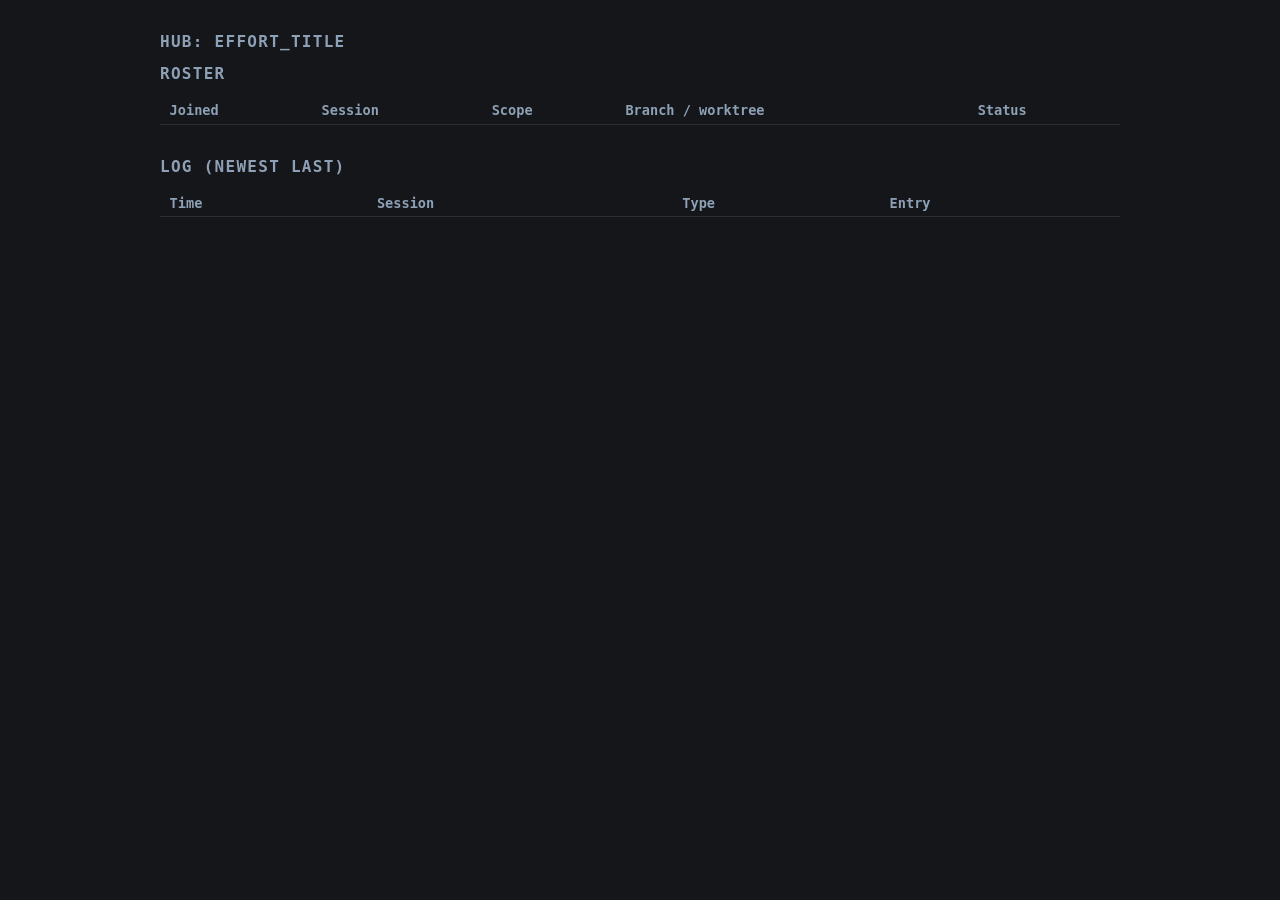
<file: .agents/skills/session-hub/template.html>
<!doctype html>
<html lang="en">
<head>
<meta charset="utf-8">
<meta http-equiv="refresh" content="15">
<title>Hub: EFFORT_TITLE</title>
<style>
  body { font-family: ui-monospace, Consolas, monospace; margin: 2rem auto; max-width: 60rem; background: #14161a; color: #d8dce2; }
  h1, h2 { font-size: 1rem; text-transform: uppercase; letter-spacing: .08em; color: #8ea0b5; }
  table { border-collapse: collapse; width: 100%; margin-bottom: 2rem; }
  td, th { border-bottom: 1px solid #2a2f37; padding: .35rem .6rem; text-align: left; vertical-align: top; font-size: .85rem; }
  th { color: #8ea0b5; }
  td:first-child { white-space: nowrap; color: #7f8b99; }
</style>
</head>
<body>
<h1>Hub: EFFORT_TITLE</h1>

<h2>Roster</h2>
<table>
<tr><th>Joined</th><th>Session</th><th>Scope</th><th>Branch / worktree</th><th>Status</th></tr>
<!-- HUB:ROSTER:END -->
</table>

<h2>Log (newest last)</h2>
<table>
<tr><th>Time</th><th>Session</th><th>Type</th><th>Entry</th></tr>
<!-- HUB:LOG:END -->
</table>
</body>
</html>
</file>
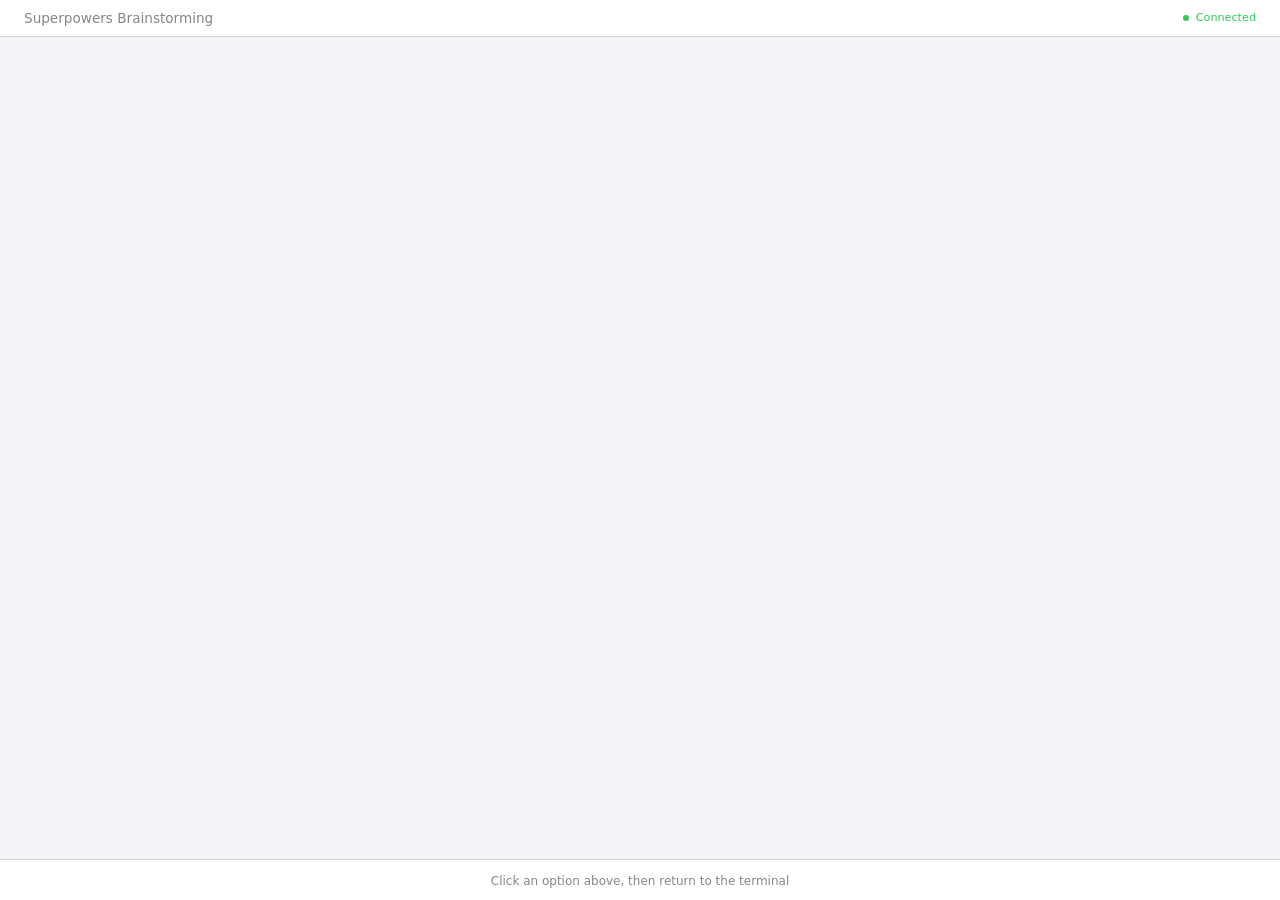
<file: .agents/skills/brainstorming/scripts/frame-template.html>
<!DOCTYPE html>
<html>
<head>
  <meta charset="utf-8">
  <title>Superpowers Brainstorming</title>
  <style>
    /*
     * BRAINSTORM COMPANION FRAME TEMPLATE
     *
     * This template provides a consistent frame with:
     * - OS-aware light/dark theming
     * - Fixed header and selection indicator bar
     * - Scrollable main content area
     * - CSS helpers for common UI patterns
     *
     * Content is injected via placeholder comment in #claude-content.
     */

    * { box-sizing: border-box; margin: 0; padding: 0; }
    html, body { height: 100%; overflow: hidden; }

    /* ===== THEME VARIABLES ===== */
    :root {
      --bg-primary: #f5f5f7;
      --bg-secondary: #ffffff;
      --bg-tertiary: #e5e5e7;
      --border: #d1d1d6;
      --text-primary: #1d1d1f;
      --text-secondary: #86868b;
      --text-tertiary: #aeaeb2;
      --accent: #0071e3;
      --accent-hover: #0077ed;
      --success: #34c759;
      --warning: #ff9f0a;
      --error: #ff3b30;
      --selected-bg: #e8f4fd;
      --selected-border: #0071e3;
    }

    @media (prefers-color-scheme: dark) {
      :root {
        --bg-primary: #1d1d1f;
        --bg-secondary: #2d2d2f;
        --bg-tertiary: #3d3d3f;
        --border: #424245;
        --text-primary: #f5f5f7;
        --text-secondary: #86868b;
        --text-tertiary: #636366;
        --accent: #0a84ff;
        --accent-hover: #409cff;
        --selected-bg: rgba(10, 132, 255, 0.15);
        --selected-border: #0a84ff;
      }
    }

    body {
      font-family: system-ui, -apple-system, BlinkMacSystemFont, sans-serif;
      background: var(--bg-primary);
      color: var(--text-primary);
      display: flex;
      flex-direction: column;
      line-height: 1.5;
    }

    /* ===== FRAME STRUCTURE ===== */
    .header {
      background: var(--bg-secondary);
      padding: 0.5rem 1.5rem;
      display: flex;
      justify-content: space-between;
      align-items: center;
      border-bottom: 1px solid var(--border);
      flex-shrink: 0;
    }
    .header h1 { font-size: 0.85rem; font-weight: 500; color: var(--text-secondary); }
    .header .status { font-size: 0.7rem; color: var(--success); display: flex; align-items: center; gap: 0.4rem; }
    .header .status::before { content: ''; width: 6px; height: 6px; background: var(--success); border-radius: 50%; }

    .main { flex: 1; overflow-y: auto; }
    #claude-content { padding: 2rem; min-height: 100%; }

    .indicator-bar {
      background: var(--bg-secondary);
      border-top: 1px solid var(--border);
      padding: 0.5rem 1.5rem;
      flex-shrink: 0;
      text-align: center;
    }
    .indicator-bar span {
      font-size: 0.75rem;
      color: var(--text-secondary);
    }
    .indicator-bar .selected-text {
      color: var(--accent);
      font-weight: 500;
    }

    /* ===== TYPOGRAPHY ===== */
    h2 { font-size: 1.5rem; font-weight: 600; margin-bottom: 0.5rem; }
    h3 { font-size: 1.1rem; font-weight: 600; margin-bottom: 0.25rem; }
    .subtitle { color: var(--text-secondary); margin-bottom: 1.5rem; }
    .section { margin-bottom: 2rem; }
    .label { font-size: 0.7rem; color: var(--text-secondary); text-transform: uppercase; letter-spacing: 0.05em; margin-bottom: 0.5rem; }

    /* ===== OPTIONS (for A/B/C choices) ===== */
    .options { display: flex; flex-direction: column; gap: 0.75rem; }
    .option {
      background: var(--bg-secondary);
      border: 2px solid var(--border);
      border-radius: 12px;
      padding: 1rem 1.25rem;
      cursor: pointer;
      transition: all 0.15s ease;
      display: flex;
      align-items: flex-start;
      gap: 1rem;
    }
    .option:hover { border-color: var(--accent); }
    .option.selected { background: var(--selected-bg); border-color: var(--selected-border); }
    .option .letter {
      background: var(--bg-tertiary);
      color: var(--text-secondary);
      width: 1.75rem; height: 1.75rem;
      border-radius: 6px;
      display: flex; align-items: center; justify-content: center;
      font-weight: 600; font-size: 0.85rem; flex-shrink: 0;
    }
    .option.selected .letter { background: var(--accent); color: white; }
    .option .content { flex: 1; }
    .option .content h3 { font-size: 0.95rem; margin-bottom: 0.15rem; }
    .option .content p { color: var(--text-secondary); font-size: 0.85rem; margin: 0; }

    /* ===== CARDS (for showing designs/mockups) ===== */
    .cards { display: grid; grid-template-columns: repeat(auto-fit, minmax(280px, 1fr)); gap: 1rem; }
    .card {
      background: var(--bg-secondary);
      border: 1px solid var(--border);
      border-radius: 12px;
      overflow: hidden;
      cursor: pointer;
      transition: all 0.15s ease;
    }
    .card:hover { border-color: var(--accent); transform: translateY(-2px); box-shadow: 0 4px 12px rgba(0,0,0,0.1); }
    .card.selected { border-color: var(--selected-border); border-width: 2px; }
    .card-image { background: var(--bg-tertiary); aspect-ratio: 16/10; display: flex; align-items: center; justify-content: center; }
    .card-body { padding: 1rem; }
    .card-body h3 { margin-bottom: 0.25rem; }
    .card-body p { color: var(--text-secondary); font-size: 0.85rem; }

    /* ===== MOCKUP CONTAINER ===== */
    .mockup {
      background: var(--bg-secondary);
      border: 1px solid var(--border);
      border-radius: 12px;
      overflow: hidden;
      margin-bottom: 1.5rem;
    }
    .mockup-header {
      background: var(--bg-tertiary);
      padding: 0.5rem 1rem;
      font-size: 0.75rem;
      color: var(--text-secondary);
      border-bottom: 1px solid var(--border);
    }
    .mockup-body { padding: 1.5rem; }

    /* ===== SPLIT VIEW (side-by-side comparison) ===== */
    .split { display: grid; grid-template-columns: 1fr 1fr; gap: 1.5rem; }
    @media (max-width: 700px) { .split { grid-template-columns: 1fr; } }

    /* ===== PROS/CONS ===== */
    .pros-cons { display: grid; grid-template-columns: 1fr 1fr; gap: 1rem; margin: 1rem 0; }
    .pros, .cons { background: var(--bg-secondary); border-radius: 8px; padding: 1rem; }
    .pros h4 { color: var(--success); font-size: 0.85rem; margin-bottom: 0.5rem; }
    .cons h4 { color: var(--error); font-size: 0.85rem; margin-bottom: 0.5rem; }
    .pros ul, .cons ul { margin-left: 1.25rem; font-size: 0.85rem; color: var(--text-secondary); }
    .pros li, .cons li { margin-bottom: 0.25rem; }

    /* ===== PLACEHOLDER (for mockup areas) ===== */
    .placeholder {
      background: var(--bg-tertiary);
      border: 2px dashed var(--border);
      border-radius: 8px;
      padding: 2rem;
      text-align: center;
      color: var(--text-tertiary);
    }

    /* ===== INLINE MOCKUP ELEMENTS ===== */
    .mock-nav { background: var(--accent); color: white; padding: 0.75rem 1rem; display: flex; gap: 1.5rem; font-size: 0.9rem; }
    .mock-sidebar { background: var(--bg-tertiary); padding: 1rem; min-width: 180px; }
    .mock-content { padding: 1.5rem; flex: 1; }
    .mock-button { background: var(--accent); color: white; border: none; padding: 0.5rem 1rem; border-radius: 6px; font-size: 0.85rem; }
    .mock-input { background: var(--bg-primary); border: 1px solid var(--border); border-radius: 6px; padding: 0.5rem; width: 100%; }
  </style>
</head>
<body>
  <div class="header">
    <h1><a href="https://github.com/obra/superpowers" style="color: inherit; text-decoration: none;">Superpowers Brainstorming</a></h1>
    <div class="status">Connected</div>
  </div>

  <div class="main">
    <div id="claude-content">
      <!-- CONTENT -->
    </div>
  </div>

  <div class="indicator-bar">
    <span id="indicator-text">Click an option above, then return to the terminal</span>
  </div>

</body>
</html>
</file>
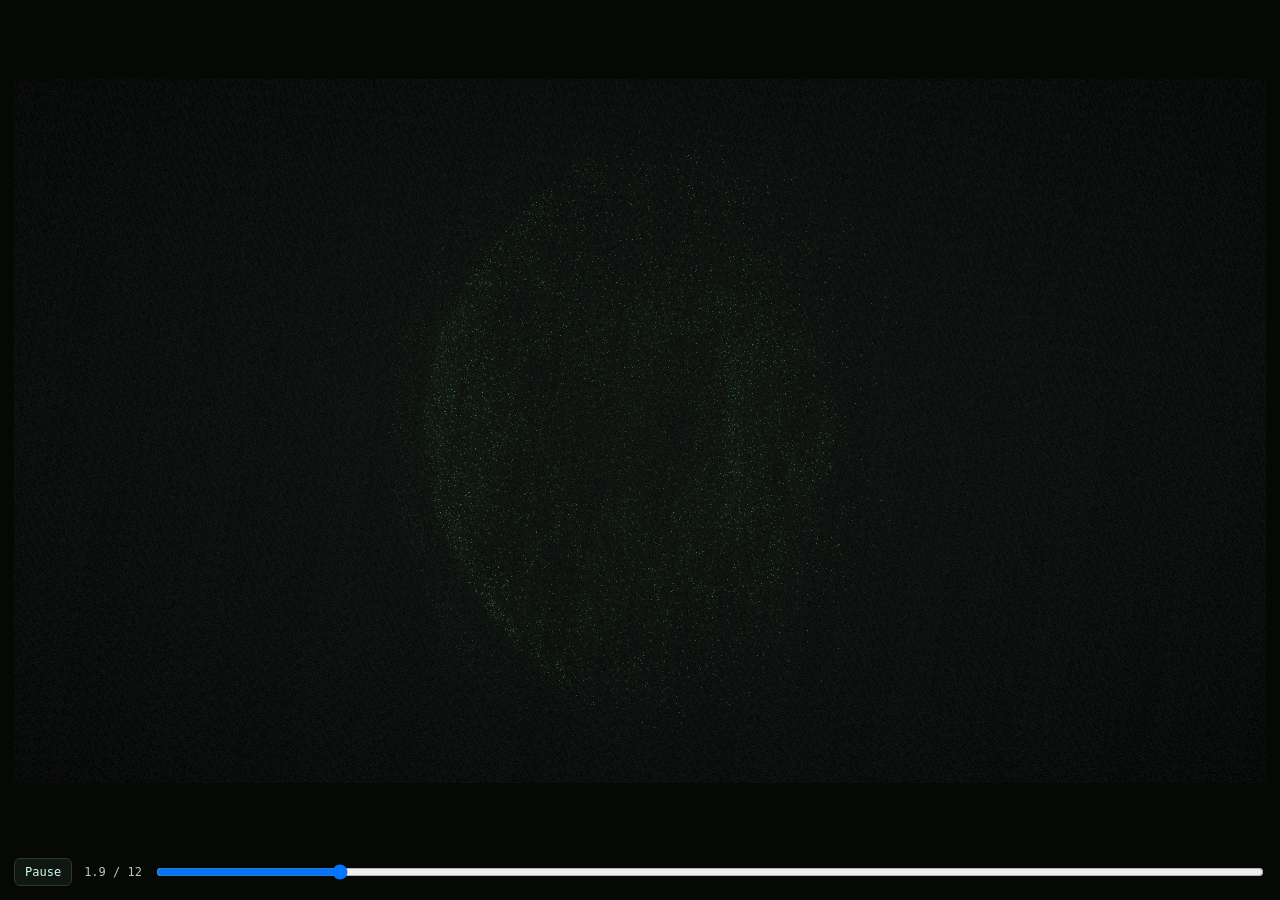
<file: .agents/skills/motion-design/assets/engine-skeleton.html>
<!doctype html><html lang="en"><head><meta charset="utf-8"><title>engine skeleton</title>
<!-- Deterministic particle film skeleton. See ../references/web-engine.md.
     Every frame is a pure function of t; the phosphor trail buffer is the only state and resets on seek.
     Replace SHAPES, TRACKS and CAPTIONS with the piece. Exposes window.__anim for scripts/stills.mjs.
     t is rounded to 1 us so event comparisons (at<=t, t>=a) do not land one step early after a seek.
     If a scene sets any per-frame field (vignette, exposure, fade), reset it to its default at the top of draw().
     The 1-exp(-x) composite shifts saturated hues; for exact brand colours see ../references/color-light.md. -->

<style>
html,body{margin:0;height:100%;background:#060806;color:#b9c4ba;font:12px ui-monospace,Consolas,monospace}
body{display:flex;flex-direction:column;padding:14px;box-sizing:border-box;gap:10px}
#wrap{flex:1;min-height:0;display:grid;place-items:center}
#stage{position:relative;background:#0f1210;overflow:hidden}
#gl{position:absolute;inset:0;width:100%;height:100%;display:block}
#ov{position:absolute;left:0;top:0;width:1920px;height:1080px;transform-origin:0 0;pointer-events:none}
.cap{position:absolute;opacity:0;white-space:nowrap}.cap.c{transform:translateX(-50%)}
.stmt{font:400 68px/1.04 system-ui,sans-serif;color:#f3f3ec;max-width:1640px;white-space:normal}.stmt em{color:#53db76}.stmt .w{display:inline-block;opacity:0}
.mono{font:17px/1.5 ui-monospace,monospace;letter-spacing:.12em;color:rgba(243,243,236,.62)}
#transport{display:flex;gap:12px;align-items:center}#range{flex:1}
button{background:#101712;color:#cfe;border:1px solid #2a3a2d;border-radius:6px;padding:6px 10px;font:inherit}
</style></head><body>
<div id="wrap"><div id="stage"><canvas id="gl"></canvas><div id="ov"></div></div></div>
<div id="transport"><button id="play">Pause</button><span id="time"></span><input id="range" type="range" min="0" max="10000"></div>
<script>
'use strict';
const S={MORPH_MS:1400,MORPH_STAGGER:.45,MORPH_BOUNCE:.8,MORPH_ARC:.18,FLIGHT_GLOW:.6,PARTICLES:16000,POINT_SIZE:2.4,EXPOSURE:1,TRAIL:.88,BLOOM:.8,DUST:.22,GRAIN:.05,VIGNETTE:.4,DRIFT:1,GREEN:'#53db76',AMBER:'#efc87e',PAPER:'#f3f3ec',INK:'#0f1210'};
// reduced motion is off by default (owner's choice); ?rm=1 previews it. If the owner asks for one, also read matchMedia('(prefers-reduced-motion: reduce)') here.
const RM=new URLSearchParams(location.search).has('rm');
if(RM)Object.assign(S,{MORPH_ARC:0,MORPH_BOUNCE:0,DRIFT:0});
const W=1920,H=1080,TAU=Math.PI*2,TOTAL=12;
const clamp=(x,a=0,b=1)=>x<a?a:x>b?b:x,lerp=(a,b,t)=>a+(b-a)*t,sm=x=>{x=clamp(x);return x*x*(3-2*x)},eo=x=>{x=clamp(x);return 1-(1-x)**3};
function backOut(x,c1){if(x<=0)return 0;if(x>=1)return 1;const c3=c1+1;return 1+c3*(x-1)**3+c1*(x-1)**2}
function mulberry(a){return()=>{a|=0;a=a+0x6D2B79F5|0;let t=Math.imul(a^a>>>15,1|a);t=t+Math.imul(t^t>>>7,61|t)^t;return((t^t>>>14)>>>0)/4294967296}}

// particles: seeded randoms, roles as fixed index ranges
const N=S.PARTICLES,rnd=mulberry(7),R1=new Float32Array(N),R2=new Float32Array(N),R3=new Float32Array(N),R4=new Float32Array(N);
for(let i=0;i<N;i++){R1[i]=rnd();R2[i]=rnd();R3[i]=rnd();R4[i]=rnd()}
const ROLES={MAIN:{start:0,n:Math.floor(N*.6)}};ROLES.DUST={start:ROLES.MAIN.n,n:N-ROLES.MAIN.n};

// shapes: fn(t,i,k,n,P) writes x,y,b (brightness),a (accent),w (white),s (size)
const Pd={x:0,y:0,b:0,a:0,w:0,s:1};
function dust(t,i,P){P.x=((R1[i]*2100+t*(5+R3[i]*14)*S.DRIFT)%2100)-90;P.y=R2[i]*1100-10+Math.sin(t*.21+R4[i]*6.283)*22*S.DRIFT;
 P.b=S.DUST*(.25+.75*R4[i]*R4[i])*(.7+.3*Math.sin(t*1.3+R3[i]*40));P.a=0;P.w=0;P.s=.6+R3[i]*.6}
const dustFn=(t,i,k,n,P)=>dust(t,i,P);
const ring=(t,i,k,n,P)=>{const th=TAU*k/n-Math.PI/2,r=300+(R3[i]-.5)*6;P.x=960+Math.cos(th)*r;P.y=540+Math.sin(th)*r;P.b=.5};
const bars=(t,i,k,n,P)=>{const row=Math.floor(k*8/n);P.x=560+R1[i]*(400+row*60);P.y=380+row*42;P.b=.6;P.a=row===3?1:0};

// tracks: per role, keyframes {at,dur,stag,fn}
const M=S.MORPH_MS/1000,kf=(at,fn,dur=M,stag=S.MORPH_STAGGER)=>({at,fn,dur,stag});
const TR={MAIN:[kf(0,dustFn),kf(1.5,ring),kf(6,bars),kf(10.5,dustFn)],DUST:[kf(0,dustFn)]};

// captions: seconds, class, stage position, html (statements stagger per word)
const CAPTIONS=[[2.6,6,'stmt',120,84,'One pool of particles, <em>many</em> shapes.'],[7,10.5,'stmt',120,84,'Every frame is a function of <em>t</em>.'],[7.4,10.5,'mono',124,176,'SCRUB IT, PAUSE IT, EXPORT IT']];

// staggered, recursive morph between keyframes
const POOL=Array.from({length:10},()=>({x:0,y:0,b:0,a:0,w:0,s:1}));
function evalTrack(tr,j,t,i,k,n,d){const P=POOL[d];P.b=1;P.a=0;P.w=0;P.s=1;const f=tr[j];f.fn(t,i,k,n,P);
 if(j===0||d>=8)return P;const t0=f.at+R1[i]*f.stag*f.dur,u=(t-t0)/(f.dur*(1-f.stag));if(u>=1)return P;
 const A=evalTrack(tr,j-1,t,i,k,n,d+1);if(u<=0)return A;
 const e=backOut(u,S.MORPH_BOUNCE),dx=P.x-A.x,dy=P.y-A.y,off=Math.sin(Math.PI*u)*S.MORPH_ARC*(R2[i]-.5)*2;
 const glow=Math.sin(Math.PI*u)*S.FLIGHT_GLOW*Math.min(1,Math.hypot(dx,dy)/260)*Math.min(1,(A.b+P.b)*2);
 P.x=A.x+dx*e-dy*off;P.y=A.y+dy*e+dx*off;P.b=A.b+(P.b-A.b)*u+glow;P.a=A.a+(P.a-A.a)*u;P.w=A.w+(P.w-A.w)*u;P.s=A.s+(P.s-A.s)*u;return P}
const buf=new Float32Array(N*6);
function fillBuf(t){for(const name in ROLES){const R=ROLES[name],tr=TR[name];let j=0;for(let q=1;q<tr.length;q++)if(tr[q].at<=t)j=q;
 for(let k=0;k<R.n;k++){const i=R.start+k,P=evalTrack(tr,j,t,i,k,R.n,0),o=i*6;buf[o]=P.x;buf[o+1]=P.y;buf[o+2]=Math.max(0,P.b);buf[o+3]=P.a;buf[o+4]=P.w;buf[o+5]=P.s}}}

// WebGL2: additive points -> phosphor feedback (gain 1-k, reset on seek) -> two bloom levels -> tone-mapped composite
const cv=document.getElementById('gl'),gl=cv.getContext('webgl2',{antialias:false,alpha:false}),HF=!!gl.getExtension('EXT_color_buffer_float');
const V=`#version 300 es
out vec2 v;void main(){vec2 p=vec2(gl_VertexID==1?3.:-1.,gl_VertexID==2?3.:-1.);v=p*.5+.5;gl_Position=vec4(p,0,1);}`;
const SRC={
 pv:`#version 300 es
layout(location=0) in vec4 a_p;layout(location=1) in vec2 a_q;uniform float u_px,u_ps,u_gain;uniform vec3 u_g,u_am,u_pa;out vec3 vc;
void main(){gl_Position=vec4(a_p.x/960.-1.,1.-a_p.y/540.,0,1);gl_PointSize=a_p.z>.002?max(1.5,a_q.y*u_ps*u_px):0.;vc=mix(mix(u_g,u_am,clamp(a_p.w,0.,1.)),u_pa,clamp(a_q.x,0.,1.))*a_p.z*u_gain;}`,
 pf:`#version 300 es
precision highp float;in vec3 vc;out vec4 o;void main(){float d=length(gl_PointCoord-.5)*2.;o=vec4(vc*exp(-d*d*3.5)*step(d,1.),1);}`,
 decay:`#version 300 es
precision highp float;uniform sampler2D u_t;uniform float u_k;in vec2 v;out vec4 o;void main(){o=texture(u_t,v)*u_k;}`,
 blur:`#version 300 es
precision highp float;uniform sampler2D u_t;uniform vec2 u_d;in vec2 v;out vec4 o;void main(){vec4 c=texture(u_t,v)*.227027;c+=(texture(u_t,v+u_d*1.384615)+texture(u_t,v-u_d*1.384615))*.316216;c+=(texture(u_t,v+u_d*3.230769)+texture(u_t,v-u_d*3.230769))*.070270;o=c;}`,
 comp:`#version 300 es
precision highp float;uniform sampler2D u_a,u_b,u_c;uniform float u_bloom,u_exp,u_grain,u_vig,u_fade,u_time;uniform vec3 u_ink;uniform vec2 u_res;in vec2 v;out vec4 o;
float h(vec2 p){return fract(sin(dot(p,vec2(12.9898,78.233)))*43758.5453);}
void main(){vec3 x=texture(u_a,v).rgb*u_exp+(texture(u_b,v).rgb+texture(u_c,v).rgb*.6)*u_bloom;vec3 m=1.-exp(-x*1.25);float l=max(max(x.r,x.g),x.b);m+=vec3(max(l-1.2,0.)*.12);
vec2 q=v-.5;vec3 col=(u_ink+m)*(1.-u_vig*dot(q,q)*2.2)*u_fade;col+=(h(floor(v*u_res)+fract(u_time)*97.)-.5)*u_grain;
vec2 px=floor(v*u_res);col+=(h(px+fract(u_time*1.37)*53.)+h(px*1.7+fract(u_time*.71)*31.)-1.)/255.;o=vec4(col,1);}`};// last line: triangular dither, about 1 LSB, seeded from t so seeks stay identical
function shd(ty,s){const x=gl.createShader(ty);gl.shaderSource(x,s);gl.compileShader(x);if(!gl.getShaderParameter(x,gl.COMPILE_STATUS))throw new Error(gl.getShaderInfoLog(x));return x}
function prog(vs,fs){const p=gl.createProgram();gl.attachShader(p,shd(gl.VERTEX_SHADER,vs));gl.attachShader(p,shd(gl.FRAGMENT_SHADER,fs));gl.linkProgram(p);const u={};
 for(let j=0;j<gl.getProgramParameter(p,gl.ACTIVE_UNIFORMS);j++){const a=gl.getActiveUniform(p,j);u[a.name]=gl.getUniformLocation(p,a.name)}return{p,u}}
const PP=prog(SRC.pv,SRC.pf),PD=prog(V,SRC.decay),PB=prog(V,SRC.blur),PC=prog(V,SRC.comp),vaoFs=gl.createVertexArray(),vaoPts=gl.createVertexArray(),vbo=gl.createBuffer();
gl.bindVertexArray(vaoPts);gl.bindBuffer(gl.ARRAY_BUFFER,vbo);gl.bufferData(gl.ARRAY_BUFFER,buf.byteLength,gl.DYNAMIC_DRAW);
gl.enableVertexAttribArray(0);gl.vertexAttribPointer(0,4,gl.FLOAT,false,24,0);gl.enableVertexAttribArray(1);gl.vertexAttribPointer(1,2,gl.FLOAT,false,24,16);gl.bindVertexArray(null);
function target(w,h){const t=gl.createTexture();gl.bindTexture(gl.TEXTURE_2D,t);gl.texImage2D(gl.TEXTURE_2D,0,HF?gl.RGBA16F:gl.RGBA8,w,h,0,gl.RGBA,HF?gl.HALF_FLOAT:gl.UNSIGNED_BYTE,null);
 for(const [k,v] of [[gl.TEXTURE_MIN_FILTER,gl.LINEAR],[gl.TEXTURE_MAG_FILTER,gl.LINEAR],[gl.TEXTURE_WRAP_S,gl.CLAMP_TO_EDGE],[gl.TEXTURE_WRAP_T,gl.CLAMP_TO_EDGE]])gl.texParameteri(gl.TEXTURE_2D,k,v);
 const f=gl.createFramebuffer();gl.bindFramebuffer(gl.FRAMEBUFFER,f);gl.framebufferTexture2D(gl.FRAMEBUFFER,gl.COLOR_ATTACHMENT0,gl.TEXTURE_2D,t,0);return{t,f,w,h}}
let cw=0,ch=0,acc=[],q1,q2,e1,e2,cur=0,reset=true;
function size(w,h){if(w===cw&&h===ch)return;cw=cv.width=w;ch=cv.height=h;for(const o of [...acc,q1,q2,e1,e2])if(o){gl.deleteTexture(o.t);gl.deleteFramebuffer(o.f)}
 acc=[target(w,h),target(w,h)];q1=target(w>>2||1,h>>2||1);q2=target(w>>2||1,h>>2||1);e1=target(w>>3||1,h>>3||1);e2=target(w>>3||1,h>>3||1);reset=true}
const hex=h=>[1,3,5].map(j=>parseInt(h.slice(j,j+2),16)/255);
function pass(P,dst,src,set){gl.bindFramebuffer(gl.FRAMEBUFFER,dst?dst.f:null);gl.viewport(0,0,dst?dst.w:cw,dst?dst.h:ch);gl.useProgram(P.p);gl.activeTexture(gl.TEXTURE0);gl.bindTexture(gl.TEXTURE_2D,src.t);set();gl.bindVertexArray(vaoFs);gl.drawArrays(gl.TRIANGLES,0,3)}
function draw(t,dtF){fillBuf(t);const k=Math.pow(S.TRAIL,Math.max(.2,dtF)),A=acc[cur],B=acc[1-cur];gl.disable(gl.BLEND);
 if(reset){gl.bindFramebuffer(gl.FRAMEBUFFER,A.f);gl.viewport(0,0,cw,ch);gl.clearColor(0,0,0,1);gl.clear(gl.COLOR_BUFFER_BIT)}else pass(PD,A,B,()=>{gl.uniform1i(PD.u.u_t,0);gl.uniform1f(PD.u.u_k,k)});
 gl.bindFramebuffer(gl.FRAMEBUFFER,A.f);gl.viewport(0,0,cw,ch);gl.enable(gl.BLEND);gl.blendFunc(gl.ONE,gl.ONE);gl.useProgram(PP.p);
 gl.uniform1f(PP.u.u_px,cw/W);gl.uniform1f(PP.u.u_ps,S.POINT_SIZE);gl.uniform1f(PP.u.u_gain,reset?1:1-k);gl.uniform3fv(PP.u.u_g,hex(S.GREEN));gl.uniform3fv(PP.u.u_am,hex(S.AMBER));gl.uniform3fv(PP.u.u_pa,hex(S.PAPER));
 gl.bindBuffer(gl.ARRAY_BUFFER,vbo);gl.bufferSubData(gl.ARRAY_BUFFER,0,buf);gl.bindVertexArray(vaoPts);gl.drawArrays(gl.POINTS,0,N);gl.disable(gl.BLEND);reset=false;cur=1-cur;
 const blur=(d,s,x,y)=>pass(PB,d,s,()=>{gl.uniform1i(PB.u.u_t,0);gl.uniform2f(PB.u.u_d,x/s.w,y/s.h)});blur(q1,A,1.5,0);blur(q2,q1,0,1.5);blur(e1,q2,1.5,0);blur(e2,e1,0,1.5);
 const fade=sm(t/.8)*(1-sm((t-(TOTAL-.7))/.7));
 pass(PC,null,A,()=>{gl.uniform1i(PC.u.u_a,0);gl.activeTexture(gl.TEXTURE1);gl.bindTexture(gl.TEXTURE_2D,q2.t);gl.uniform1i(PC.u.u_b,1);gl.activeTexture(gl.TEXTURE2);gl.bindTexture(gl.TEXTURE_2D,e2.t);gl.uniform1i(PC.u.u_c,2);
  gl.uniform1f(PC.u.u_bloom,S.BLOOM);gl.uniform1f(PC.u.u_exp,S.EXPOSURE);gl.uniform1f(PC.u.u_grain,S.GRAIN);gl.uniform1f(PC.u.u_vig,S.VIGNETTE);gl.uniform1f(PC.u.u_fade,fade);gl.uniform1f(PC.u.u_time,t);gl.uniform3fv(PC.u.u_ink,hex(S.INK));gl.uniform2f(PC.u.u_res,cw,ch)});
 ov.style.opacity=fade;caps(t)}

// captions over the canvas
const ov=document.getElementById('ov');
const CAPS=CAPTIONS.map(([a,b,cls,x,y,html])=>{const el=document.createElement('div');el.className='cap '+cls;el.style.left=x+'px';el.style.top=y+'px';el.innerHTML=html;
 const words=[];if(cls.includes('stmt')){const walk=n=>{for(const c of [...n.childNodes]){if(c.nodeType===3){const fr=document.createDocumentFragment();for(const p of c.textContent.split(/(\s+)/)){if(!p)continue;if(/^\s+$/.test(p))fr.append(p);else{const s=document.createElement('span');s.className='w';s.textContent=p;words.push(s);fr.append(s)}}c.replaceWith(fr)}else walk(c)}};walk(el)}
 ov.appendChild(el);return{el,a,b,words}});
function caps(t){for(const c of CAPS){const o=t>=c.a&&t<c.b?(c.words.length?1:eo((t-c.a)/.7))*(1-sm((t-(c.b-.45))/.45)):0;c.el.style.opacity=o;
 c.words.forEach((w,j)=>{const p=eo((t-c.a-j*.07)/.7);w.style.opacity=p;w.style.transform=`translateY(${(1-p)*16}px)`})}}

// stage sizing + transport
const stage=document.getElementById('stage'),wrap=document.getElementById('wrap'),range=document.getElementById('range'),play=document.getElementById('play'),time=document.getElementById('time');
function layout(){const r=wrap.getBoundingClientRect(),w=Math.floor(Math.min(r.width,r.height*16/9)),h=Math.floor(w*9/16);stage.style.width=w+'px';stage.style.height=h+'px';ov.style.transform=`scale(${w/W})`;const d=Math.min(devicePixelRatio||1,1.5);size(Math.round(w*d),Math.round(h*d))}
let t=0,playing=true,last=performance.now();
const qt=x=>Math.round(x*1e6)/1e6,seek=x=>{t=qt(clamp(x,0,TOTAL-.001));reset=true};
range.oninput=()=>seek(range.value/10000*TOTAL);play.onclick=()=>{playing=!playing;play.textContent=playing?'Pause':'Play'};
addEventListener('keydown',e=>{if(e.code==='Space'){e.preventDefault();play.click()}else if(e.key==='ArrowRight')seek(t+1);else if(e.key==='ArrowLeft')seek(t-1)});
function loop(now){const dt=Math.min(.1,(now-last)/1000);last=now;if(playing){t=qt(t+dt);if(t>=TOTAL){t=0;reset=true}}draw(t,dt*60);time.textContent=t.toFixed(1)+' / '+TOTAL;if(document.activeElement!==range)range.value=Math.round(t/TOTAL*10000);requestAnimationFrame(loop)}
window.__anim={seek,pause(){playing=false;play.textContent='Play'},get t(){return t},TOTAL};
layout();addEventListener('resize',layout);requestAnimationFrame(loop);
</script></body></html>
</file>
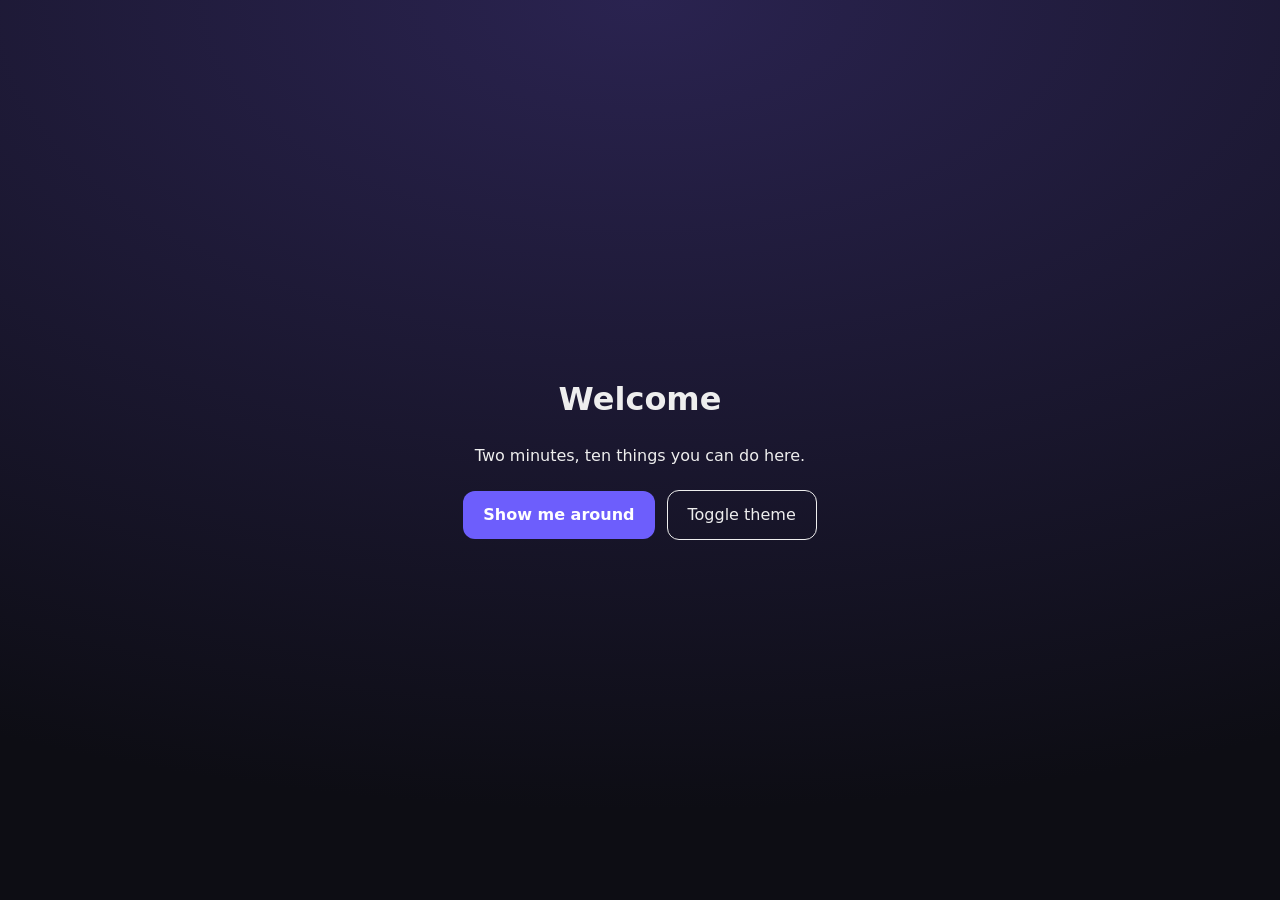
<file: .agents/skills/product-walkthrough/templates/host-embed.html>
<!doctype html>
<html><head><meta charset="utf-8"><meta name="viewport" content="width=device-width,initial-scale=1">
<title>Host page: embedded walkthrough</title>
<style>
  /* Stand-in for the product page that hosts the tour (onboarding screen, help menu). */
  body{margin:0;min-height:100vh;font:16px/1.5 system-ui,sans-serif;background:radial-gradient(120% 90% at 50% 0%,#2a2350,#0d0d14);color:#eee;display:grid;place-items:center}
  body.light{background:radial-gradient(120% 90% at 50% 0%,#fff,#ece9f7);color:#16161a}
  #welcome{text-align:center;transition:opacity .3s,filter .3s}
  #welcome.away{opacity:0;filter:blur(8px);pointer-events:none}
  button{font:inherit;padding:12px 20px;border-radius:12px;border:0;background:#6d5efc;color:#fff;font-weight:700;cursor:pointer;margin:6px}
  button.ghost{background:transparent;border:1px solid currentColor;color:inherit;font-weight:500}
  /* The player runs in a full-viewport iframe: product CSS stays inside it, and ?embed=1
     makes its page transparent so this page shows around the stage. */
  #tour{position:fixed;inset:0;width:100vw;height:100vh;border:0;background:transparent;opacity:0;visibility:hidden;transition:opacity .35s}
  #tour.on{opacity:1;visibility:visible}
  #log{position:fixed;left:12px;bottom:10px;font:12px ui-monospace,monospace;opacity:.7;white-space:pre}
</style></head>
<body>
<div id="welcome">
  <h1>Welcome</h1>
  <p id="sub">Two minutes, ten things you can do here.</p>
  <button id="go">Show me around</button><button class="ghost" id="theme">Toggle theme</button>
</div>
<iframe id="tour" title="Product tour" tabindex="-1"></iframe>
<div id="log"></div>
<script>
  const frame = document.getElementById("tour"), welcome = document.getElementById("welcome"), go = document.getElementById("go");
  const PLAYER = "player.html?embed=1";           // same origin in production too, when possible
  const PLAYER_ORIGIN = location.origin;           // targetOrigin for messages to the player
  let theme = "dark", phase = "off";               // off -> loading -> on -> off
  const log = (m) => { const el = document.getElementById("log"); el.textContent = (m + "\n" + el.textContent).split("\n").slice(0, 8).join("\n"); };
  const post = (m) => frame.contentWindow && frame.contentWindow.postMessage(m, PLAYER_ORIGIN);

  function start() {
    if (phase !== "off") return;
    phase = "loading";
    welcome.classList.add("away");
    if (!frame.src) frame.src = `${PLAYER}&theme=${theme}`; // first load sends "ready" by itself
    else post({ type: "reset", theme });                     // later runs restart from chapter 1
  }
  function finish(d) {
    phase = "off";
    frame.classList.remove("on");
    welcome.classList.remove("away");
    go.textContent = "Replay the tour";
    go.focus({ preventScroll: true });                       // return focus to where the user was
    localStorage.setItem("tour-seen", JSON.stringify({ at: Date.now(), skipped: d.skipped, reached: d.index + 1, of: d.total }));
  }
  addEventListener("message", (e) => {
    if (e.source !== frame.contentWindow || e.origin !== PLAYER_ORIGIN) return;
    const d = e.data || {};
    if (d.source !== "walkthrough") return;
    log(JSON.stringify(d));
    if (d.type === "ready" && phase === "loading") {
      // d.actor is the guide's rect in the iframe viewport (here equal to this page's),
      // for a handoff: fly the host's own mascot to it, then crossfade.
      phase = "on"; frame.classList.add("on"); frame.focus(); post({ type: "start" });
    } else if (d.type === "tour-done") finish(d);
    else if (d.type === "cta") {
      // Follow only same-origin paths, whatever the message says.
      const target = new URL(d.href, location.origin);
      if (target.origin !== location.origin) { log("refused cta " + d.href); return; }
      post({ type: "reset", theme }); finish({ skipped: false, index: -1, total: 0 });
      log("navigate to " + target.pathname + target.search); /* location.assign(target.pathname + target.search + target.hash) */
    }
  });
  // Escape while focus is on the host page still ends the tour.
  addEventListener("keydown", (e) => { if (e.key === "Escape" && phase !== "off") post({ type: "skip" }); });
  go.onclick = start;
  document.getElementById("theme").onclick = () => {
    theme = theme === "dark" ? "light" : "dark";
    document.body.classList.toggle("light", theme === "light");
    post({ type: "theme", theme });
  };
</script></body></html>
</file>
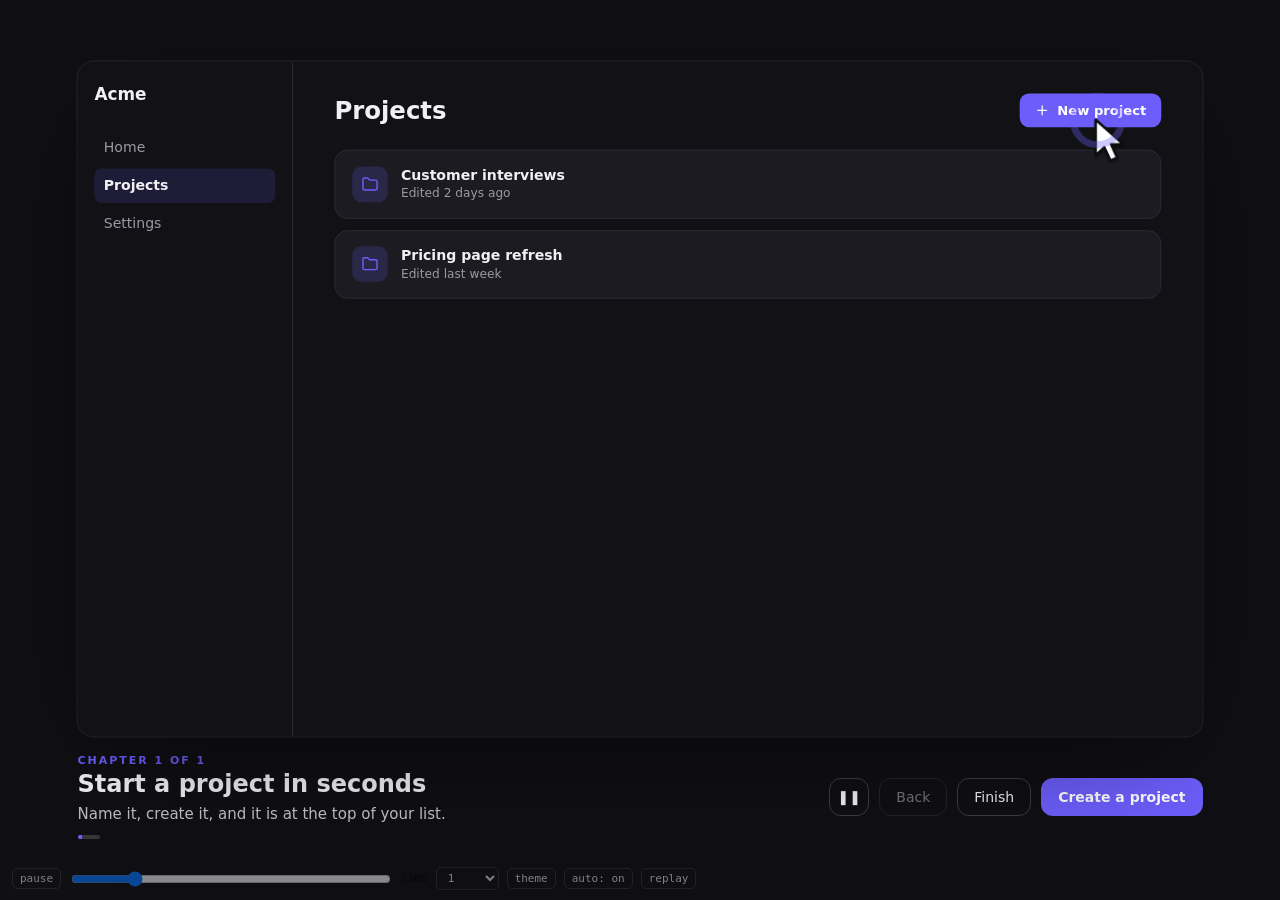
<file: .agents/skills/product-walkthrough/templates/player.html>
<!doctype html>
<html lang="en"><head><meta charset="utf-8"><meta name="viewport" content="width=device-width,initial-scale=1">
<title>Walkthrough</title><link rel="icon" href="data:,">
<script src="tour.config.js"></script>
<script>
  // Product CSS first; the player chrome below only styles its own #wt-* elements.
  for (const href of (window.TOUR && window.TOUR.css) || []) document.write('<link rel="stylesheet" href="' + href + '">');
</script>
<style>
  :root{--wt-accent:#6d5efc}
  html,body{height:100%;margin:0;overflow:hidden}
  :where(body){font-family:system-ui,-apple-system,"Segoe UI",sans-serif} /* zero specificity: product CSS wins */
  :where(html:not(.wt-embed)) :where(body){background:var(--wt-page)} /* a theme's page colour; embed stays transparent */
  #wt-wrap{position:fixed;inset:0;display:flex;flex-direction:column;align-items:center;justify-content:center;gap:18px}
  #wt-fit{position:relative;transform-origin:50% 50%;flex:none}
  #wt-root{position:absolute;inset:0;overflow:hidden;border-radius:18px;box-shadow:0 30px 120px -30px rgba(0,0,0,.6),0 0 0 1px rgba(127,127,127,.25)}
  #wt-actor{position:absolute;left:0;top:0;pointer-events:none;z-index:50;will-change:transform,opacity;transform-origin:50% 50%}
  #wt-actor-host{position:relative;overflow:visible}
  #wt-ripple{position:absolute;left:0;top:0;width:12px;height:12px;margin:-6px 0 0 -6px;border-radius:50%;border:2px solid var(--wt-accent);pointer-events:none;z-index:51;opacity:0}
  #wt-caption{display:flex;align-items:center;gap:22px;max-width:94vw;flex:none;color:var(--wt-ink,inherit)}
  #wt-text{flex:1;min-width:0}
  #wt-num{font-size:11px;letter-spacing:.18em;text-transform:uppercase;color:var(--wt-accent);font-weight:600}
  #wt-title{font-size:24px;line-height:1.15;margin-top:4px;font-weight:700}
  #wt-take{opacity:.75;font-size:15px;margin-top:6px}
  #wt-dots{display:flex;gap:7px;margin-top:12px}
  #wt-dots button{width:22px;height:4px;padding:0;border:0;border-radius:2px;background:rgba(127,127,127,.35);cursor:pointer;display:block;overflow:hidden;position:relative}
  #wt-dots b{position:absolute;inset:0;background:var(--wt-accent);transform-origin:0 50%;transform:scaleX(0)}
  #wt-btns{display:flex;gap:10px;align-items:center}
  .wt-btn{padding:10px 16px;border-radius:12px;border:1px solid rgba(127,127,127,.4);background:transparent;color:inherit;font:inherit;font-size:14px;cursor:pointer;text-decoration:none;white-space:nowrap}
  .wt-btn:disabled{opacity:.4;cursor:default}
  .wt-btn:focus-visible,#wt-dots button:focus-visible{outline:2px solid var(--wt-accent);outline-offset:2px}
  .wt-btn.wt-primary{background:var(--wt-accent);color:#fff;border-color:transparent;font-weight:700}
  #wt-pause{width:40px;padding:10px 0;text-align:center}
  #wt-skip{display:none}
  #wt-dev{position:fixed;left:12px;bottom:10px;z-index:60;display:flex;gap:8px;align-items:center;font:11px ui-monospace,Consolas,monospace;opacity:.55}
  #wt-dev:hover{opacity:1}
  #wt-dev input[type=range]{width:320px}
  #wt-dev button,#wt-dev select{font:inherit;padding:3px 7px;background:#111;color:#ddd;border:1px solid #333;border-radius:5px}
  .wt-sr{position:absolute;width:1px;height:1px;overflow:hidden;clip:rect(0 0 0 0);white-space:nowrap}
  /* embed mode (?embed=1): transparent page so the host shows through; the stage stays opaque */
  html.wt-embed,html.wt-embed body{background:transparent!important}
  html.wt-embed #wt-dev,html.wt-nodev #wt-dev{display:none}
  html.wt-embed #wt-skip{display:inline-block;border:0;padding:10px 6px;opacity:.65;text-decoration:underline;text-underline-offset:3px}
  /* capture mode: Element Capture needs the captured element isolated and flat */
  html.wt-capture #wt-caption{display:none}
  html.wt-capture #wt-fit{isolation:isolate;transform-style:flat}
</style></head>
<body>
<div id="wt-wrap">
  <!-- The stage is a picture of the product, not the product: its controls are inert and
       hidden from assistive tech; the figure carries a text description instead. -->
  <div id="wt-fit" role="img"><div id="wt-root" inert aria-hidden="true"></div>
    <div id="wt-actor" aria-hidden="true"><div id="wt-actor-host"></div></div><div id="wt-ripple" aria-hidden="true"></div></div>
  <div id="wt-caption">
    <div id="wt-text">
      <div aria-live="polite" aria-atomic="true"><div id="wt-num"></div><div id="wt-title"></div><div id="wt-take"></div><div class="wt-sr" id="wt-alt"></div></div>
      <div id="wt-dots" role="group"></div>
    </div>
    <div id="wt-btns"><button class="wt-btn" id="wt-skip"></button><button class="wt-btn" id="wt-pause" aria-pressed="false"></button><button class="wt-btn" id="wt-back"></button><button class="wt-btn" id="wt-next"></button><a class="wt-btn wt-primary" id="wt-cta" href="#"></a></div>
  </div>
</div>
<div id="wt-dev">
  <button id="wt-play">pause</button><input type="range" id="wt-scrub" min="0" max="1000" value="0" aria-label="time"><span id="wt-t">0</span>
  <select id="wt-speed" aria-label="speed"><option>0.25</option><option>0.5</option><option selected>1</option><option>1.5</option><option>2</option></select>
  <button id="wt-theme">theme</button><button id="wt-auto">auto: on</button><button id="wt-replay">replay</button>
</div>
<script>
(() => {
"use strict";
const C = Object.assign({ css: [], bodyClass: "", rootClass: "", stage: { w: 1200, h: 720 }, themes: { light: {} }, defaultTheme: null,
  chapters: [], actor: null, gapMs: 1800, maxScale: 1.25, accent: "#6d5efc", parentOrigin: "*", reducedMotion: "end-frame", strings: {} }, window.TOUR || {});
const STR = Object.assign({ chapter: "Chapter {n} of {total}", back: "Back", next: "Next", finish: "Finish", skip: "Skip tour", cta: "Try it",
  pause: "Pause", play: "Play", chapters: "Chapters" }, C.strings);
const W = C.stage.w, H = C.stage.h, THEMES = Object.keys(C.themes);
const q = new URLSearchParams(location.search);
const EMBED = q.get("embed") === "1";
const LOCAL = /^(localhost|127\.0\.0\.1|\[::1\])$/.test(location.hostname);
const $ = (id) => document.getElementById("wt-" + id);
const html = document.documentElement;
if (EMBED) html.classList.add("wt-embed");
// capture=1: stage only, no caption or dev bar, for video export (checks/export-video.mjs)
const CAPTURE = q.get("capture") === "1";
if (q.get("dev") === "0" || CAPTURE) html.classList.add("wt-nodev");
if (CAPTURE) html.classList.add("wt-capture");
// Reduced motion: each chapter opens on its end frame, paused; Play still works.
const REDUCED = !CAPTURE && C.reducedMotion !== "ignore" && matchMedia("(prefers-reduced-motion: reduce)").matches;
html.style.setProperty("--wt-accent", C.accent);
if (C.bodyClass) document.body.className = C.bodyClass;
const root = $("root"); root.className = C.rootClass; $("fit").style.width = W + "px"; $("fit").style.height = H + "px";
$("dots").setAttribute("aria-label", STR.chapters);

// Errors any scene, actor or the player throws. Checks read this.
const errors = [], missing = [];
const P = window.__player = { errors, missing, ready: false, themes: THEMES };
addEventListener("error", (e) => errors.push(String(e.message || e)));
addEventListener("unhandledrejection", (e) => errors.push(String(e.reason)));

// ── helpers handed to scenes as ctx.OB
const OB = (() => {
  const clamp = (x, a = 0, b = 1) => Math.min(b, Math.max(a, x));
  const lerp = (a, b, t) => a + (b - a) * t;
  const prog = (t, start, dur) => dur <= 0 ? (t >= start ? 1 : 0) : clamp((t - start) / dur);
  const E = { linear: (x) => x, in: (x) => x * x * x, out: (x) => 1 - Math.pow(1 - x, 3), inOut: (x) => x < .5 ? 4 * x * x * x : 1 - Math.pow(-2 * x + 2, 3) / 2,
    back: (x) => { const c = 1.70158, c3 = c + 1; return 1 + c3 * Math.pow(x - 1, 3) + c * Math.pow(x - 1, 2); },
    spring: (x) => x >= 1 ? 1 : 1 - Math.exp(-6 * x) * Math.cos(10 * x) };
  const ease = (name) => E[name] || E.inOut;
  // Keyframes [{t, ...numbers, ease?}]; missing fields carry over; numbers interpolate, others step.
  function track(keys, t) {
    if (!keys.length) return {};
    const full = []; let prev = {};
    for (const k of keys) { prev = { ...prev, ...k }; full.push(prev); }
    if (t <= full[0].t) return { ...full[0] };
    for (let i = 1; i < full.length; i++) {
      const a = full[i - 1], b = full[i];
      if (t <= b.t) {
        const u = ease(keys[i].ease || "inOut")(clamp((t - a.t) / Math.max(1, b.t - a.t)));
        const o = { ...b };
        for (const k in b) { if (k === "t") continue; o[k] = typeof b[k] === "number" && typeof a[k] === "number" ? lerp(a[k], b[k], u) : a[k]; }
        o.t = t; return o;
      }
    }
    return { ...full[full.length - 1] };
  }
  const typed = (s, t, start, cps = 28) => s.slice(0, Math.max(0, Math.floor((t - start) / 1000 * cps)));
  const stream = (s, t, start, wps = 9) => { const w = s.split(/(\s+)/); return w.slice(0, Math.max(0, Math.floor((t - start) / 1000 * wps * 2))).join(""); };
  const h = (markup) => { const d = document.createElement("div"); d.innerHTML = markup.trim(); return d.firstElementChild; };
  // Seeded random, so jitter is the same on every render of the same t.
  const rand = (seed) => { let a = seed >>> 0; return () => { a = (a + 0x6D2B79F5) >>> 0; let x = Math.imul(a ^ (a >>> 15), 1 | a); x = (x + Math.imul(x ^ (x >>> 7), 61 | x)) ^ x; return ((x ^ (x >>> 14)) >>> 0) / 4294967296; }; };
  // Cached DOM writer: set(el, "opacity", "0.5"), set(el, "text", ...), set(el, "html", ...). Writes only on change.
  const writer = () => { const last = new Map(); return (el, prop, val) => {
    let m = last.get(el); if (!m) { m = {}; last.set(el, m); }
    if (m[prop] === val) return; m[prop] = val;
    if (prop === "text") el.textContent = val; else if (prop === "html") el.innerHTML = val; else if (prop === "class") el.className = val; else el.style[prop] = val;
  }; };
  return { clamp, lerp, prog, ease, track, typed, stream, h, rand, writer };
})();

// ── guide actor
const A = C.actor;
let actorMod = null, actorInst = null, actorKeys = [], baseSize = (A && A.size) || 56, box = { w: baseSize, h: baseSize };
const actorEl = $("actor"), actorHost = $("actor-host"), ripple = $("ripple");
const tipOffset = (size) => actorMod && actorMod.tip ? actorMod.tip(size) : { x: 0, y: 0 };
function setActor(keys) {
  actorKeys = keys || [];
  if (actorInst && actorInst.destroy) try { actorInst.destroy(); } catch (e) { errors.push("actor: " + e.message); }
  actorInst = null; actorHost.innerHTML = "";
  if (!actorMod || !actorKeys.length) return;
  baseSize = actorKeys[0].size || A.size || 56;
  box = actorMod.box ? actorMod.box(baseSize) : { w: baseSize, h: baseSize };
  actorHost.style.width = box.w + "px"; actorHost.style.height = box.h + "px";
  try { actorInst = actorMod.create(actorHost, { theme }); } catch (e) { errors.push("actor: " + e.message); }
}
function actorAt(t) {
  if (!actorKeys.length) return null;
  const s = OB.track(actorKeys, t);
  let cur = {}, tapAt = -1e9;
  for (const k of actorKeys) { if (k.t > t) break; cur = { ...cur, ...k }; if (k.tap) tapAt = k.t; }
  return { ...s, expr: cur.expr || "idle", tapAt };
}
// Centre position that puts the actor's tip on stage point (x, y).
const aim = (x, y, size) => { const tp = tipOffset(size || baseSize); return { x: x - tp.x, y: y - tp.y }; };
// Stage-space rect of an element (the player scales #wt-fit with a transform).
const rect = (el) => { const R = root.getBoundingClientRect(), r = el.getBoundingClientRect(), s = R.width / W || 1;
  return { x: (r.left - R.left) / s, y: (r.top - R.top) / s, w: r.width / s, h: r.height / s }; };

// ── themes
const DEFAULT_THEME = C.defaultTheme && C.themes[C.defaultTheme] ? C.defaultTheme : THEMES[0];
let theme = C.themes[q.get("theme")] ? q.get("theme") : DEFAULT_THEME;
function applyTheme(id) {
  for (const k of THEMES) { const th = C.themes[k] || {}; if (th.class) html.classList.remove(...th.class.split(/\s+/)); for (const a in th.attrs || {}) html.removeAttribute(a); }
  const th = C.themes[id] || {}; if (th.class) html.classList.add(...th.class.split(/\s+/)); for (const [a, v] of Object.entries(th.attrs || {})) html.setAttribute(a, v);
  // Caption text colour. In embed mode the page is transparent, so inherited body colour
  // can vanish against the host's background; each theme names its ink.
  if (th.ink) html.style.setProperty("--wt-ink", th.ink); else html.style.removeProperty("--wt-ink");
  // Standalone page colour behind the caption, for when the product CSS paints no body background.
  if (th.page) html.style.setProperty("--wt-page", th.page); else html.style.removeProperty("--wt-page");
  theme = id;
}

// ── chapters
// started: embed mode plays only after the host's "start" (arrow keys must not autoplay).
let idx = 0, inst = null, t = 0, started = !EMBED, playing = !EMBED && !q.has("t") && !REDUCED, speed = +(q.get("speed") || 1), auto = q.get("auto") !== "0";
let last = performance.now(), lastDt = 16, needReady = EMBED, actorFade = EMBED ? 0 : 1, fadeTo = actorFade;
const rank = (sc) => { const i = C.chapters.indexOf(sc.id); return i < 0 ? 1000 + (sc.order || 0) : i; };
const scenes = () => (window.SCENES || []).slice().sort((a, b) => rank(a) - rank(b));
const cur = () => scenes()[idx];
const ctx = () => ({ OB, actor: setActor, tipOffset, aim, rect, theme, stage: { w: W, h: H } });
const fmt = (s, o) => s.replace(/\{(\w+)\}/g, (m, k) => o[k] !== undefined ? o[k] : m);
function setPlaying(v) { playing = v; $("play").textContent = v ? "pause" : "play"; const b = $("pause"); b.textContent = v ? "❚❚" : "▶"; b.setAttribute("aria-label", v ? STR.pause : STR.play); b.setAttribute("aria-pressed", String(!v)); }
function load(i) {
  const L = scenes();
  if (!L.length) { root.innerHTML = '<div style="padding:40px">No scenes loaded.</div>'; return; }
  idx = (i + L.length) % L.length;
  if (inst && inst.destroy) try { inst.destroy(); } catch (e) { errors.push(String(e)); }
  inst = null; root.innerHTML = ""; setActor([]); t = REDUCED ? L[idx].duration : 0;
  const sc = L[idx];
  try { inst = sc.mount(root, ctx()); } catch (e) { errors.push(sc.id + ": " + e.message); root.innerHTML = `<pre style="padding:30px;color:#e55;white-space:pre-wrap">${sc.id}: ${String(e.stack).replace(/</g, "&lt;")}</pre>`; }
  $("num").textContent = fmt(STR.chapter, { n: idx + 1, total: L.length });
  $("title").textContent = sc.title || ""; $("take").textContent = sc.takeaway || "";
  const alt = sc.alt || [sc.title, sc.takeaway].filter(Boolean).join(". ");
  $("alt").textContent = sc.alt || ""; $("fit").setAttribute("aria-label", alt);
  const cta = $("cta"); cta.textContent = (sc.cta && sc.cta.label) || STR.cta; cta.href = (sc.cta && sc.cta.href) || "#";
  const dots = $("dots"); dots.innerHTML = L.map((s, j) => `<button type="button" aria-label="${(s.title || s.id).replace(/"/g, "&quot;")}"${j === idx ? ' aria-current="step"' : ""} data-j="${j}"><b></b></button>`).join("");
  dots.querySelectorAll("button").forEach((b) => b.onclick = () => go(+b.dataset.j));
  $("scrub").max = sc.duration;
  $("back").disabled = idx === 0;
  $("next").textContent = idx === L.length - 1 ? STR.finish : STR.next;
  if (EMBED) { needReady = true; toParent({ type: "chapter", index: idx, id: sc.id, total: L.length }); }
  else if (!CAPTURE) {
    // Keep the other parameters (dev, auto, speed); drop t, which only applies at load.
    const u = new URLSearchParams(location.search); u.set("scene", sc.id); u.delete("t");
    if (theme !== DEFAULT_THEME) u.set("theme", theme); else u.delete("theme");
    history.replaceState(null, "", "?" + u.toString() + location.hash);
  }
  fit(); render();
}
function go(i) { load(i); setPlaying(started && !REDUCED); }

// ── embed protocol (see references/player-api.md)
const toParent = (m) => { if (!EMBED || parent === window) return; try { parent.postMessage({ source: "walkthrough", ...m }, C.parentOrigin); } catch (e) { errors.push("postMessage: " + e.message); } };
const actorRect = () => { const r = actorHost.getBoundingClientRect(); return { x: r.left + r.width / 2, y: r.top + r.height / 2, w: r.width, h: r.height }; };
function done(skipped) {
  if (!EMBED) return;
  setPlaying(false); fadeTo = 0;
  toParent({ type: "tour-done", skipped: !!skipped, index: idx, id: cur() && cur().id, total: scenes().length, actor: actorRect() });
}
if (EMBED) {
  addEventListener("message", (e) => {
    if (e.source !== parent || (C.parentOrigin !== "*" && e.origin !== C.parentOrigin)) return;
    const d = e.data || {};
    if (d.type === "theme" && C.themes[d.theme] && d.theme !== theme) { const keep = t, pl = playing; applyTheme(d.theme); load(idx); t = keep; setPlaying(pl); render(); }
    else if (d.type === "reset") { if (C.themes[d.theme]) applyTheme(d.theme); started = false; load(0); setPlaying(false); actorFade = fadeTo = 0; }
    else if (d.type === "start") { started = true; setPlaying(!REDUCED); fadeTo = 1; $("next").focus({ preventScroll: true }); }
    else if (d.type === "goto" && Number.isInteger(d.index)) go(d.index);
    else if (d.type === "skip") done(true);
  });
}
// Keyboard: arrows change chapter, Space (or the pause button) pauses, Escape skips (embed).
// In embed mode Tab stays inside the caption controls, since the iframe covers the host page.
const focusables = () => [...document.querySelectorAll("#wt-dots button, #wt-btns .wt-btn")].filter((el) => !el.disabled && el.offsetParent !== null);
addEventListener("keydown", (e) => {
  // Arrows stay with fields that use them (the dev scrubber); Space stays with buttons and links, which it presses.
  const onField = e.target && e.target.closest && e.target.closest("input, select, textarea, [contenteditable]");
  const onControl = onField || (e.target && e.target.closest && e.target.closest("button, a"));
  if (e.key === "Escape" && EMBED) { e.preventDefault(); done(true); }
  else if (e.key === "ArrowRight" && !onField) { e.preventDefault(); next(); }
  else if (e.key === "ArrowLeft" && !onField) { e.preventDefault(); if (idx > 0) go(idx - 1); }
  else if (e.key === " " && !onControl) { e.preventDefault(); togglePlay(); }
  else if (e.key === "Tab" && EMBED) {
    const f = focusables(); if (!f.length) return;
    const i = f.indexOf(document.activeElement);
    if (e.shiftKey && i <= 0) { e.preventDefault(); f[f.length - 1].focus(); }
    else if (!e.shiftKey && (i === f.length - 1 || i < 0)) { e.preventDefault(); f[0].focus(); }
  }
});
function next() { if (idx === scenes().length - 1) { if (EMBED) done(false); else go(0); } else go(idx + 1); }

// ── layout
function fit() {
  const dev = EMBED || html.classList.contains("wt-nodev") ? 0 : 40; // keep the dev bar clear of the caption
  // Capture mode keeps the normal fit (caption hidden): scaling the stage to fill the
  // viewport made Element Capture deliver no frames at all.
  const cap = $("caption"), s = Math.min((innerWidth - 40) / W, (innerHeight - cap.offsetHeight - 60 - dev * 2) / H, C.maxScale);
  const f = $("fit"); f.style.transform = `scale(${s})`; f.style.margin = `${(H * s - H) / 2}px ${(W * s - W) / 2}px`;
  cap.style.width = Math.min(W * s, innerWidth * .94) + "px";
}
addEventListener("resize", () => { fit(); needReady = EMBED; });

// ── render: everything visible is a function of t (actor smoothing aside)
function render() {
  const sc = cur(); if (!sc) return;
  const tt = Math.min(t, sc.duration);
  if (inst) try { inst.frame(tt); } catch (e) { errors.push(sc.id + ": " + e.message); inst = null; }
  const a = actorAt(tt);
  if (a && actorInst) {
    const size = a.size || baseSize, k = size / baseSize, tapP = (tt - a.tapAt) / 320;
    const dip = tapP >= 0 && tapP < 1 ? Math.sin(Math.PI * tapP) * 4 : 0;
    actorEl.style.opacity = String((a.opacity === undefined ? 1 : a.opacity) * actorFade);
    actorEl.style.transform = `translate(${a.x - box.w / 2}px,${a.y - box.h / 2 + dip}px) scale(${k})`;
    try { actorInst.frame(t / 1000, lastDt / 1000, { size, expression: a.expr, look: { x: a.lookX || 0, y: a.lookY || 0 }, excite: a.excite ?? .25, press: tapP >= 0 && tapP < 1 ? tapP : 0, theme }); }
    catch (e) { errors.push("actor: " + e.message); }
    if (tapP >= 0 && tapP < 1.4) { const tp = tipOffset(size), r = tapP / 1.4; ripple.style.left = (a.x + tp.x) + "px"; ripple.style.top = (a.y + tp.y) + "px"; ripple.style.opacity = String(1 - r); ripple.style.transform = `scale(${1 + r * 4})`; }
    else ripple.style.opacity = "0";
    if (needReady) { needReady = false; toParent({ type: "ready", index: idx, actor: actorRect() }); }
  } else {
    actorEl.style.opacity = "0"; ripple.style.opacity = "0";
    if (needReady) { needReady = false; toParent({ type: "ready", index: idx, actor: null }); }
  }
  document.querySelectorAll("#wt-dots b").forEach((b, j) => b.style.transform = `scaleX(${j < idx ? 1 : j > idx ? 0 : Math.min(1, tt / sc.duration)})`);
  $("scrub").value = tt; $("t").textContent = Math.round(tt);
}
function loop(now) {
  lastDt = Math.min(50, now - last); last = now;
  const sc = cur();
  if (sc && playing) {
    t += lastDt * speed;
    if (t >= sc.duration + C.gapMs) {
      if (EMBED) { if (idx === scenes().length - 1) { t = sc.duration; done(false); } else go(idx + 1); }
      else if (auto) go(idx + 1); else { t = sc.duration; setPlaying(false); } // stop on the end frame; Play replays
    }
  }
  if (EMBED) actorFade = fadeTo > actorFade ? Math.min(fadeTo, actorFade + lastDt / 300) : Math.max(fadeTo, actorFade - lastDt / 250);
  render();
  requestAnimationFrame(loop);
}

// ── controls
function togglePlay() {
  const sc = cur(); if (!sc) return;
  if (!playing && t >= sc.duration) t = 0; // Play at the end (or in reduced-motion mode) replays the chapter
  setPlaying(!playing);
}
$("skip").textContent = STR.skip; $("back").textContent = STR.back;
$("next").onclick = next;
$("back").onclick = () => { if (idx > 0) go(idx - 1); };
$("skip").onclick = () => done(true);
$("pause").onclick = togglePlay;
// CTA: only same-origin paths ("/route") are handed to the host or followed.
// Browsers read "/\host" as "//host", so the parsed origin decides, not the first characters.
const safeHref = (h) => { if (typeof h !== "string" || !/^\/(?![\/\\])/.test(h)) return false; try { return new URL(h, location.href).origin === location.origin; } catch { return false; } };
$("cta").onclick = (e) => {
  const href = e.currentTarget.getAttribute("href");
  if (!safeHref(href)) { e.preventDefault(); errors.push("cta href is not a same-origin path: " + href); return; }
  if (EMBED) { e.preventDefault(); toParent({ type: "cta", href, id: cur() && cur().id }); }
};
$("play").onclick = togglePlay;
$("scrub").oninput = (e) => { t = +e.target.value; setPlaying(false); render(); };
$("speed").value = String(speed); $("speed").oninput = (e) => speed = +e.target.value;
$("theme").onclick = () => { applyTheme(THEMES[(THEMES.indexOf(theme) + 1) % THEMES.length]); load(idx); };
$("auto").textContent = "auto: " + (auto ? "on" : "off");
$("auto").onclick = (e) => { auto = !auto; e.target.textContent = "auto: " + (auto ? "on" : "off"); };
$("replay").onclick = () => { t = 0; setPlaying(true); };

// ── API for check scripts: set({scene, t, theme}) renders synchronously
P.scenes = () => scenes().map((s) => ({ id: s.id, title: s.title, takeaway: s.takeaway, alt: s.alt, cta: s.cta, duration: s.duration }));
P.state = () => ({ scene: cur() && cur().id, index: idx, t, theme, playing, started, reduced: REDUCED });
P.play = () => setPlaying(true); P.pause = () => setPlaying(false);
P.set = (o) => {
  if (o.theme && C.themes[o.theme] && o.theme !== theme) { applyTheme(o.theme); if (!o.scene) load(idx); }
  if (o.scene) { const j = scenes().findIndex((s) => s.id === o.scene); if (j < 0) throw new Error("no scene " + o.scene); load(j); }
  if (o.t !== undefined) { t = o.t; setPlaying(false); }
  render(); return P.state();
};

// ── boot: actor script, then chapter scripts, then start
applyTheme(theme);
setPlaying(playing);
// Cache-busting only on a local dev server; a shipped tour keeps normal caching.
const add = (src) => new Promise((res) => { const s = document.createElement("script"); s.src = LOCAL ? src + (src.includes("?") ? "&" : "?") + "v=" + Date.now() : src;
  s.onload = () => res(true); s.onerror = () => { missing.push(src); res(false); }; document.body.appendChild(s); });
(async () => {
  if (A && A.src) { await add(A.src); actorMod = (window.WT_ACTORS || {})[A.id] || null; if (!actorMod) errors.push("actor " + A.id + " did not register"); }
  await Promise.all(C.chapters.map((f) => add("scenes/" + f + ".js")));
  // Chapter order comes from file names, so each file's scene id must equal its file name.
  for (const f of C.chapters) if (!missing.includes("scenes/" + f + ".js") && !(window.SCENES || []).some((s) => s.id === f)) errors.push(`scenes/${f}.js registered no scene with id "${f}" (id must equal the file name)`);
  if (document.fonts && document.fonts.ready) await document.fonts.ready;
  const want = q.get("scene"), j = want ? scenes().findIndex((s) => s.id === want) : 0;
  load(j < 0 ? 0 : j);
  if (q.has("t")) { t = +q.get("t"); setPlaying(false); render(); }
  P.ready = true;
  requestAnimationFrame((n) => { last = n; loop(n); });
})();
})();
</script></body></html>
</file>
